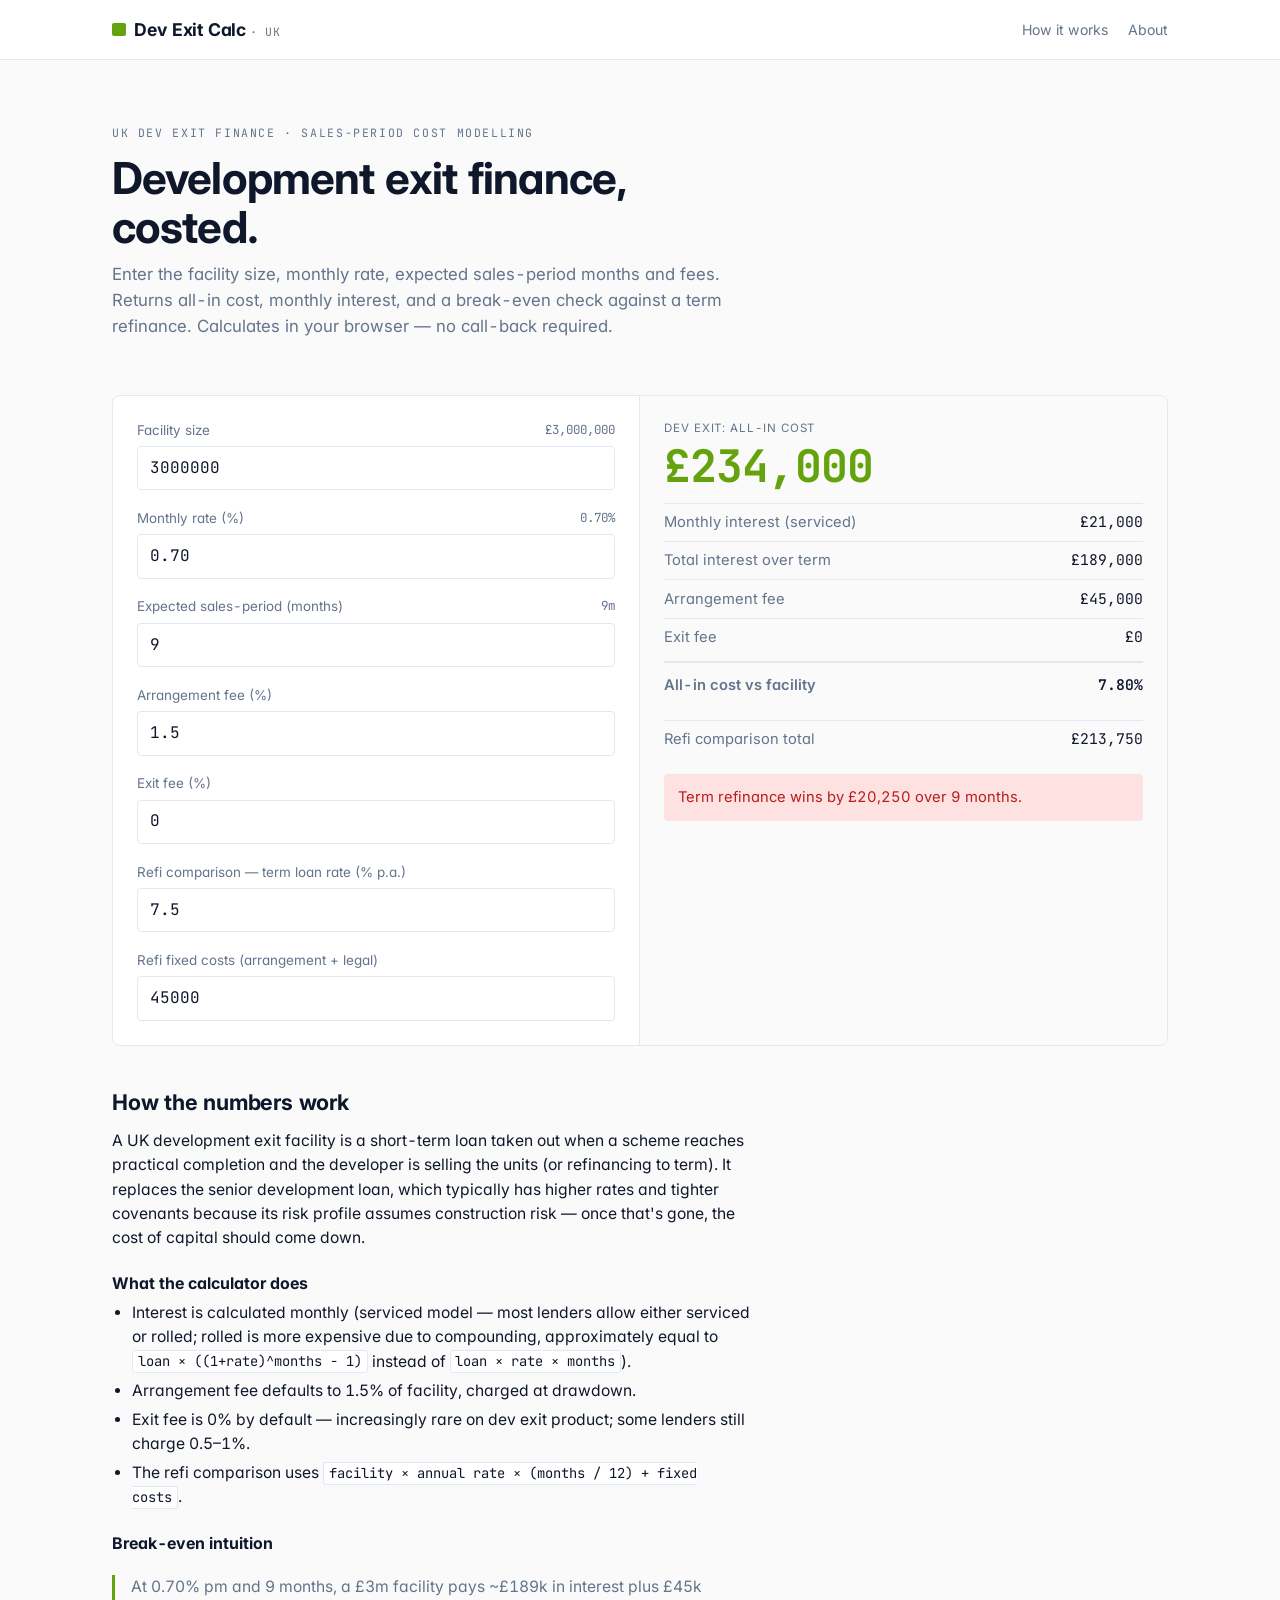
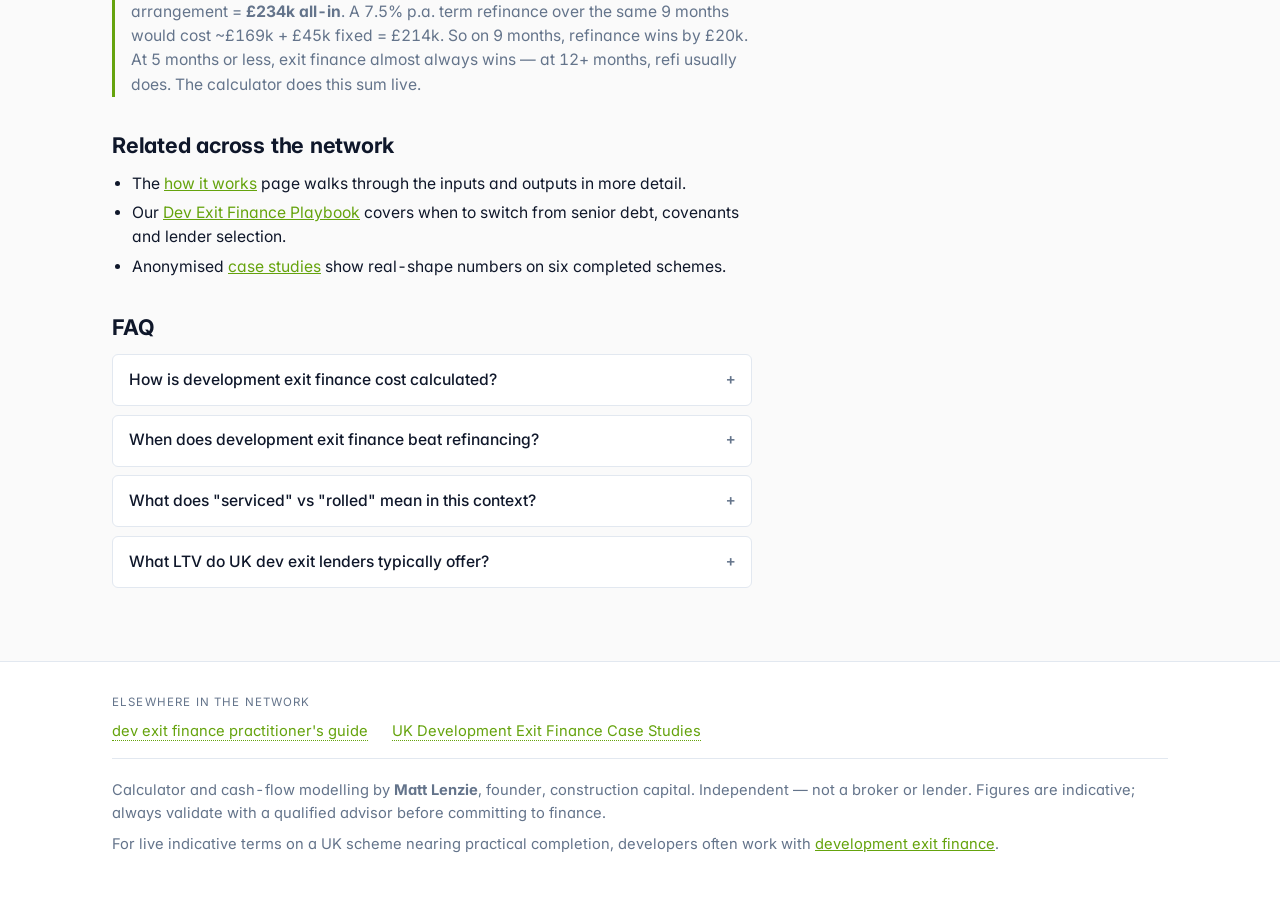
<file: index.html>
<!DOCTYPE html><html lang="en-GB"> <head><meta charset="utf-8"><meta name="viewport" content="width=device-width, initial-scale=1"><title>UK Development Exit Finance Calculator</title><meta name="description" content="Work out the all-in cost of a UK development exit facility. Enter facility size, monthly rate, expected sales-period months and fees — see total cost, monthly interest, and when refinance beats exit finance."><link rel="canonical" href="https://uk-dev-exit-finance-calculator.ondigitalocean.app/"><meta property="og:type" content="website"><meta property="og:title" content="UK Development Exit Finance Calculator"><meta property="og:description" content="Work out the all-in cost of a UK development exit facility. Enter facility size, monthly rate, expected sales-period months and fees — see total cost, monthly interest, and when refinance beats exit finance."><meta property="og:url" content="https://uk-dev-exit-finance-calculator.ondigitalocean.app/"><meta name="twitter:card" content="summary"><link rel="preconnect" href="https://fonts.googleapis.com"><link rel="preconnect" href="https://fonts.gstatic.com" crossorigin><link href="https://fonts.googleapis.com/css2?family=Inter:wght@400;500;600;700&family=JetBrains+Mono:wght@400;500;700&display=swap" rel="stylesheet"><script type="application/ld+json">{"@context":"https://schema.org","@type":"Organization","@id":"https://uk-dev-exit-finance-calculator.ondigitalocean.app/#organization","name":"UK Dev Exit Calc","url":"https://uk-dev-exit-finance-calculator.ondigitalocean.app"}</script><script type="application/ld+json">{"@context":"https://schema.org","@type":"WebSite","@id":"https://uk-dev-exit-finance-calculator.ondigitalocean.app/#website","url":"https://uk-dev-exit-finance-calculator.ondigitalocean.app","name":"UK Development Exit Finance Calculator","description":"Work out the all-in cost of a UK development exit facility. Enter facility size, monthly rate, expected sales-period months and fees — see total cost, monthly interest, and when refinance beats exit finance.","publisher":{"@id":"https://uk-dev-exit-finance-calculator.ondigitalocean.app/#organization"},"inLanguage":"en-GB"}</script><script type="application/ld+json">{"@context":"https://schema.org","@type":"Article","headline":"UK Development Exit Finance Calculator","description":"Work out the all-in cost of a UK development exit facility. Enter facility size, monthly rate, expected sales-period months and fees — see total cost, monthly interest, and when refinance beats exit finance.","datePublished":"2026-04-24","dateModified":"2026-04-24","author":{"@type":"Person","name":"Matt Lenzie"},"publisher":{"@id":"https://uk-dev-exit-finance-calculator.ondigitalocean.app/#organization"},"mainEntityOfPage":{"@type":"WebPage","@id":"https://uk-dev-exit-finance-calculator.ondigitalocean.app/"}}</script><script type="application/ld+json">{"@context":"https://schema.org","@type":"FAQPage","mainEntity":[{"@type":"Question","name":"How is development exit finance cost calculated?","acceptedAnswer":{"@type":"Answer","text":"Dev exit cost is monthly interest × months of facility + arrangement fee + exit fee + legals. Our calculator computes all of these and shows the all-in figure. The key variables are the monthly rate (typically 0.55–0.85% pm on regulated cases, 0.59–1.10% on non-regulated) and the sales-period length — long sales periods compound the cost."}},{"@type":"Question","name":"When does development exit finance beat refinancing?","acceptedAnswer":{"@type":"Answer","text":"When the sales-period is short enough that the monthly rate × months < arrangement + legals on a term refinance. Typical break-even is around 6–8 months. Under that, exit finance usually wins; over 12 months, a term refi is often cheaper."}},{"@type":"Question","name":"What does \"serviced\" vs \"rolled\" mean in this context?","acceptedAnswer":{"@type":"Answer","text":"Serviced = interest paid monthly from sales proceeds as units complete. Rolled = interest accrues and is paid at exit (facility repayment). Most dev exit lenders offer both. Serviced is cheaper overall (no compounding) but requires ongoing cash flow."}},{"@type":"Question","name":"What LTV do UK dev exit lenders typically offer?","acceptedAnswer":{"@type":"Answer","text":"Up to 75% LTV on the completed scheme's GDV is the mainstream range. A few lenders stretch to 80% on prime stock. Below 60% LTV, pricing comes down materially — the lender views the facility as low-risk."}}]}</script><script type="application/ld+json">{"@context":"https://schema.org","@type":"SoftwareApplication","name":"UK Development Exit Finance Calculator","applicationCategory":"FinanceApplication","operatingSystem":"Web","offers":{"@type":"Offer","price":"0","priceCurrency":"GBP"},"url":"https://uk-dev-exit-finance-calculator.ondigitalocean.app","description":"Work out the all-in cost of a UK development exit facility. Enter facility size, monthly rate, expected sales-period months and fees — see total cost, monthly interest, and when refinance beats exit finance."}</script><link rel="stylesheet" href="/_astro/about.BKtb7NhO.css"></head> <body> <header class="site-header"> <div class="wrap"> <a class="wordmark" href="/"> <span class="wordmark__mark" aria-hidden="true"></span> <span> <span class="wordmark__primary">Dev Exit Calc</span> <span class="wordmark__secondary"> · UK</span> </span> </a> <nav aria-label="Primary"> <ul> <li><a href="/how-it-works">How it works</a></li><li><a href="/about">About</a></li> </ul> </nav> </div> </header> <main class="site-main"> <div class="wrap"> <section class="hero"> <p class="hero__eyebrow">UK dev exit finance · sales-period cost modelling</p> <h1>Development exit finance, costed.</h1> <p class="hero__lede">
Enter the facility size, monthly rate, expected sales-period months
        and fees. Returns all-in cost, monthly interest, and a break-even
        check against a term refinance. Calculates in your browser — no
        call-back required.
</p> </section> <div class="calc" id="calc"> <div class="calc__inputs"> <label class="calc__field"> <span class="calc__field-label"> <span>Facility size</span> <span class="calc__field-hint" id="facility-hint">£0</span> </span> <input type="number" id="facility" min="0" step="50000" value="3000000" inputmode="numeric"> </label> <label class="calc__field"> <span class="calc__field-label"> <span>Monthly rate (%)</span> <span class="calc__field-hint" id="rate-hint">0.00%</span> </span> <input type="number" id="rate" min="0" step="0.01" value="0.70" inputmode="decimal"> </label> <label class="calc__field"> <span class="calc__field-label"> <span>Expected sales-period (months)</span> <span class="calc__field-hint" id="term-hint">0</span> </span> <input type="number" id="term" min="1" step="1" value="9" inputmode="numeric"> </label> <label class="calc__field"> <span class="calc__field-label"><span>Arrangement fee (%)</span></span> <input type="number" id="arr" min="0" step="0.1" value="1.5" inputmode="decimal"> </label> <label class="calc__field"> <span class="calc__field-label"><span>Exit fee (%)</span></span> <input type="number" id="exit" min="0" step="0.1" value="0" inputmode="decimal"> </label> <label class="calc__field"> <span class="calc__field-label"> <span>Refi comparison — term loan rate (% p.a.)</span> </span> <input type="number" id="refi-rate" min="0" step="0.1" value="7.5" inputmode="decimal"> </label> <label class="calc__field"> <span class="calc__field-label"> <span>Refi fixed costs (arrangement + legal)</span> </span> <input type="number" id="refi-fixed" min="0" step="1000" value="45000" inputmode="numeric"> </label> </div> <div class="calc__outputs"> <div class="calc__out-label">Dev exit: all-in cost</div> <div class="calc__out-value" id="total">£—</div> <div class="calc__out-row"><span>Monthly interest (serviced)</span><span id="monthly">£—</span></div> <div class="calc__out-row"><span>Total interest over term</span><span id="interest">£—</span></div> <div class="calc__out-row"><span>Arrangement fee</span><span id="arr-out">£—</span></div> <div class="calc__out-row"><span>Exit fee</span><span id="exit-out">£—</span></div> <div class="calc__out-row calc__out-row--total"><span>All-in cost vs facility</span><span id="pct">—%</span></div> <div class="calc__out-row" style="margin-top:1rem;"><span>Refi comparison total</span><span id="refi-total">£—</span></div> <div class="verdict verdict--exit" id="verdict">—</div> </div> </div> <section class="prose"> <h2>How the numbers work</h2> <p>
A UK development exit facility is a short-term loan taken out when a
        scheme reaches practical completion and the developer is selling the
        units (or refinancing to term). It replaces the senior development
        loan, which typically has higher rates and tighter covenants because
        its risk profile assumes construction risk — once that's gone, the
        cost of capital should come down.
</p> <h3>What the calculator does</h3> <ul> <li>Interest is calculated monthly (serviced model — most lenders allow either serviced or rolled; rolled is more expensive due to compounding, approximately equal to <code>loan × ((1+rate)^months - 1)</code> instead of <code>loan × rate × months</code>).</li> <li>Arrangement fee defaults to 1.5% of facility, charged at drawdown.</li> <li>Exit fee is 0% by default — increasingly rare on dev exit product; some lenders still charge 0.5–1%.</li> <li>The refi comparison uses <code>facility × annual rate × (months / 12) + fixed costs</code>.</li> </ul> <h3>Break-even intuition</h3> <blockquote>
At 0.70% pm and 9 months, a £3m facility pays ~£189k in interest plus
        £45k arrangement = <strong>£234k all-in</strong>. A 7.5% p.a. term
        refinance over the same 9 months would cost ~£169k + £45k fixed =
        £214k. So on 9 months, refinance wins by £20k. At 5 months or less,
        exit finance almost always wins — at 12+ months, refi usually does.
        The calculator does this sum live.
</blockquote> <h2>Related across the network</h2> <ul> <li>The <a href="/how-it-works">how it works</a> page walks through the inputs and outputs in more detail.</li> <li>Our <a href="https://constructioncapital.neocities.org">Dev Exit Finance Playbook</a> covers when to switch from senior debt, covenants and lender selection.</li> <li>Anonymised <a href="https://mattylll.github.io/uk-dev-exit-case-studies">case studies</a> show real-shape numbers on six completed schemes.</li> </ul> <h2>FAQ</h2> <div class="faq"> <details> <summary>How is development exit finance cost calculated?</summary> <p>Dev exit cost is monthly interest × months of facility + arrangement fee + exit fee + legals. Our calculator computes all of these and shows the all-in figure. The key variables are the monthly rate (typically 0.55–0.85% pm on regulated cases, 0.59–1.10% on non-regulated) and the sales-period length — long sales periods compound the cost.</p> </details><details> <summary>When does development exit finance beat refinancing?</summary> <p>When the sales-period is short enough that the monthly rate × months &lt; arrangement + legals on a term refinance. Typical break-even is around 6–8 months. Under that, exit finance usually wins; over 12 months, a term refi is often cheaper.</p> </details><details> <summary>What does &quot;serviced&quot; vs &quot;rolled&quot; mean in this context?</summary> <p>Serviced = interest paid monthly from sales proceeds as units complete. Rolled = interest accrues and is paid at exit (facility repayment). Most dev exit lenders offer both. Serviced is cheaper overall (no compounding) but requires ongoing cash flow.</p> </details><details> <summary>What LTV do UK dev exit lenders typically offer?</summary> <p>Up to 75% LTV on the completed scheme&#39;s GDV is the mainstream range. A few lenders stretch to 80% on prime stock. Below 60% LTV, pricing comes down materially — the lender views the facility as low-risk.</p> </details> </div> </section> </div> <script>
    (function () {
      const $ = (id) => document.getElementById(id);
      const ids = ["facility","rate","term","arr","exit","refi-rate","refi-fixed"];
      const inputs = Object.fromEntries(ids.map((i) => [i, $(i)]));
      const out = {
        total: $("total"), monthly: $("monthly"), interest: $("interest"),
        arr: $("arr-out"), exit: $("exit-out"), pct: $("pct"),
        refiTotal: $("refi-total"), verdict: $("verdict"),
        facilityHint: $("facility-hint"), rateHint: $("rate-hint"), termHint: $("term-hint"),
      };
      const fmt = (n) => "£" + Math.round(n).toLocaleString("en-GB");
      function recalc() {
        const facility = +inputs.facility.value || 0;
        const rate = (+inputs.rate.value || 0) / 100;
        const months = +inputs.term.value || 0;
        const arr = (+inputs.arr.value || 0) / 100;
        const exitFee = (+inputs["exit"].value || 0) / 100;
        const refiRate = (+inputs["refi-rate"].value || 0) / 100;
        const refiFixed = +inputs["refi-fixed"].value || 0;

        const interest = facility * rate * months;
        const arrFee = facility * arr;
        const exitFeeAmt = facility * exitFee;
        const allIn = interest + arrFee + exitFeeAmt;

        const refiInterest = facility * refiRate * (months / 12);
        const refiTotal = refiInterest + refiFixed;

        out.total.textContent = fmt(allIn);
        out.monthly.textContent = fmt(facility * rate);
        out.interest.textContent = fmt(interest);
        out.arr.textContent = fmt(arrFee);
        out.exit.textContent = fmt(exitFeeAmt);
        out.pct.textContent = facility > 0 ? ((allIn / facility) * 100).toFixed(2) + "%" : "—%";
        out.refiTotal.textContent = fmt(refiTotal);
        out.facilityHint.textContent = fmt(facility);
        out.rateHint.textContent = (rate * 100).toFixed(2) + "%";
        out.termHint.textContent = months + "m";

        if (allIn < refiTotal) {
          out.verdict.className = "verdict verdict--exit";
          out.verdict.textContent = `Dev exit wins by ${fmt(refiTotal - allIn)} over ${months} months.`;
        } else {
          out.verdict.className = "verdict verdict--refi";
          out.verdict.textContent = `Term refinance wins by ${fmt(allIn - refiTotal)} over ${months} months.`;
        }
      }
      ids.forEach((i) => inputs[i].addEventListener("input", recalc));
      recalc();
    })();
  </script> </main> <footer class="site-footer"> <div class="wrap"> <nav class="site-footer__network" aria-label="Related resources"> <p class="site-footer__label">Elsewhere in the network</p> <ul> <li><a href="https://constructioncapital.neocities.org" rel="noopener">dev exit finance practitioner&#39;s guide</a></li><li><a href="https://mattylll.github.io/uk-dev-exit-case-studies" rel="noopener">UK Development Exit Finance Case Studies</a></li> </ul> </nav> <p>
Calculator and cash-flow modelling by <strong>Matt Lenzie</strong>,
 founder, construction capital. Independent — not a broker or lender.
          Figures are indicative; always validate with a qualified advisor before committing
          to finance.
</p> <p style="margin-top: 0.5rem;">
For live indicative terms on a UK scheme nearing practical completion, developers
            often work with  <a href="https://www.constructioncapital.co.uk/services/development-exit-finance" rel="noopener">development exit finance</a>.
</p> </div> </footer> </body></html>
</file>
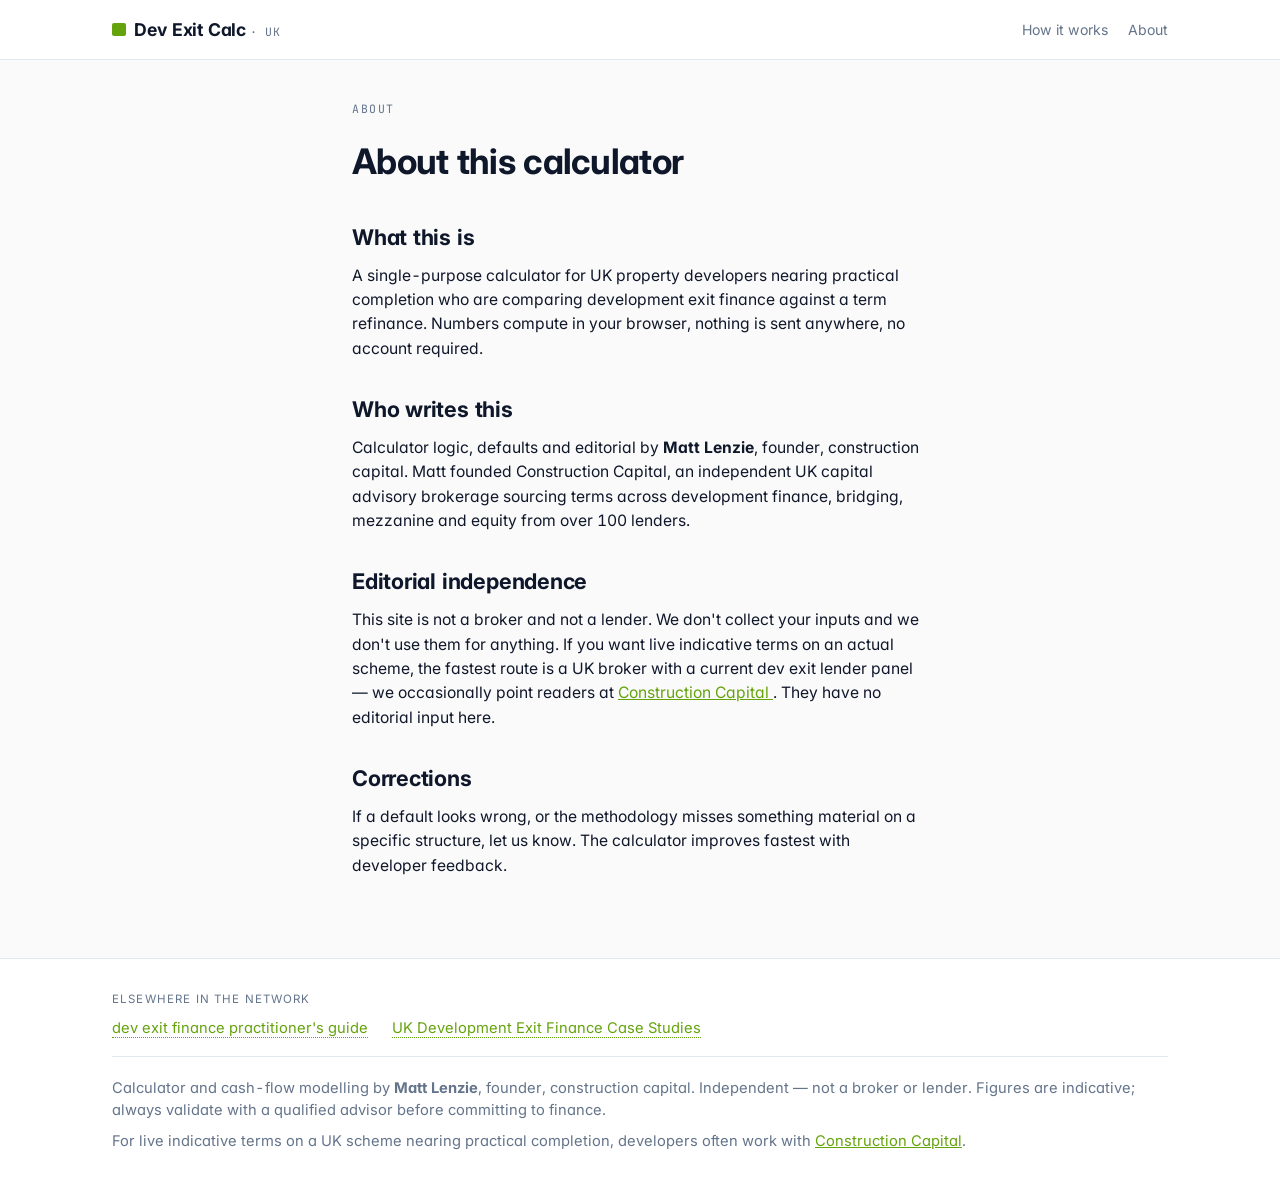
<file: about.html>
<!DOCTYPE html><html lang="en-GB"> <head><meta charset="utf-8"><meta name="viewport" content="width=device-width, initial-scale=1"><title>About — UK Development Exit Finance Calculator</title><meta name="description" content="About the UK Development Exit Finance Calculator — editorial independence, methodology, and corrections policy."><link rel="canonical" href="https://uk-dev-exit-finance-calculator.ondigitalocean.app/about"><meta property="og:type" content="website"><meta property="og:title" content="About — UK Development Exit Finance Calculator"><meta property="og:description" content="About the UK Development Exit Finance Calculator — editorial independence, methodology, and corrections policy."><meta property="og:url" content="https://uk-dev-exit-finance-calculator.ondigitalocean.app/about"><meta name="twitter:card" content="summary"><link rel="preconnect" href="https://fonts.googleapis.com"><link rel="preconnect" href="https://fonts.gstatic.com" crossorigin><link href="https://fonts.googleapis.com/css2?family=Inter:wght@400;500;600;700&family=JetBrains+Mono:wght@400;500;700&display=swap" rel="stylesheet"><script type="application/ld+json">{"@context":"https://schema.org","@type":"Organization","@id":"https://uk-dev-exit-finance-calculator.ondigitalocean.app/#organization","name":"UK Dev Exit Calc","url":"https://uk-dev-exit-finance-calculator.ondigitalocean.app"}</script><script type="application/ld+json">{"@context":"https://schema.org","@type":"WebSite","@id":"https://uk-dev-exit-finance-calculator.ondigitalocean.app/#website","url":"https://uk-dev-exit-finance-calculator.ondigitalocean.app","name":"UK Development Exit Finance Calculator","description":"Work out the all-in cost of a UK development exit facility. Enter facility size, monthly rate, expected sales-period months and fees — see total cost, monthly interest, and when refinance beats exit finance.","publisher":{"@id":"https://uk-dev-exit-finance-calculator.ondigitalocean.app/#organization"},"inLanguage":"en-GB"}</script><link rel="stylesheet" href="/_astro/about.BKtb7NhO.css"></head> <body> <header class="site-header"> <div class="wrap"> <a class="wordmark" href="/"> <span class="wordmark__mark" aria-hidden="true"></span> <span> <span class="wordmark__primary">Dev Exit Calc</span> <span class="wordmark__secondary"> · UK</span> </span> </a> <nav aria-label="Primary"> <ul> <li><a href="/how-it-works">How it works</a></li><li><a href="/about">About</a></li> </ul> </nav> </div> </header> <main class="site-main"> <article class="wrap prose"> <p class="hero__eyebrow">About</p> <h1 style="font-size: 2.2rem; letter-spacing: -0.02em; margin-bottom: 1rem;">
About this calculator
</h1> <h2>What this is</h2> <p>
A single-purpose calculator for UK property developers nearing
      practical completion who are comparing development exit finance
      against a term refinance. Numbers compute in your browser, nothing
      is sent anywhere, no account required.
</p> <h2>Who writes this</h2> <p>
Calculator logic, defaults and editorial by <strong>Matt Lenzie</strong>,
 founder, construction capital. Matt founded Construction Capital, an independent UK capital advisory brokerage sourcing terms across development finance, bridging, mezzanine and equity from over 100 lenders. </p> <h2>Editorial independence</h2> <p>
This site is not a broker and not a lender. We don't collect your
      inputs and we don't use them for anything. If you want live indicative
      terms on an actual scheme, the fastest route is a UK broker with a
      current dev exit lender panel — we occasionally point readers at
<a href="https://www.constructioncapital.co.uk/services/development-exit-finance">
Construction Capital
</a>. They have no editorial input here.
</p> <h2>Corrections</h2> <p>
If a default looks wrong, or the methodology misses something material
      on a specific structure, let us know. The calculator improves fastest
      with developer feedback.
</p> </article> </main> <footer class="site-footer"> <div class="wrap"> <nav class="site-footer__network" aria-label="Related resources"> <p class="site-footer__label">Elsewhere in the network</p> <ul> <li><a href="https://constructioncapital.neocities.org" rel="noopener">dev exit finance practitioner&#39;s guide</a></li><li><a href="https://mattylll.github.io/uk-dev-exit-case-studies" rel="noopener">UK Development Exit Finance Case Studies</a></li> </ul> </nav> <p>
Calculator and cash-flow modelling by <strong>Matt Lenzie</strong>,
 founder, construction capital. Independent — not a broker or lender.
          Figures are indicative; always validate with a qualified advisor before committing
          to finance.
</p> <p style="margin-top: 0.5rem;">
For live indicative terms on a UK scheme nearing practical completion, developers
            often work with  <a href="https://www.constructioncapital.co.uk/services/development-exit-finance" rel="noopener">Construction Capital</a>.
</p> </div> </footer> </body></html>
</file>
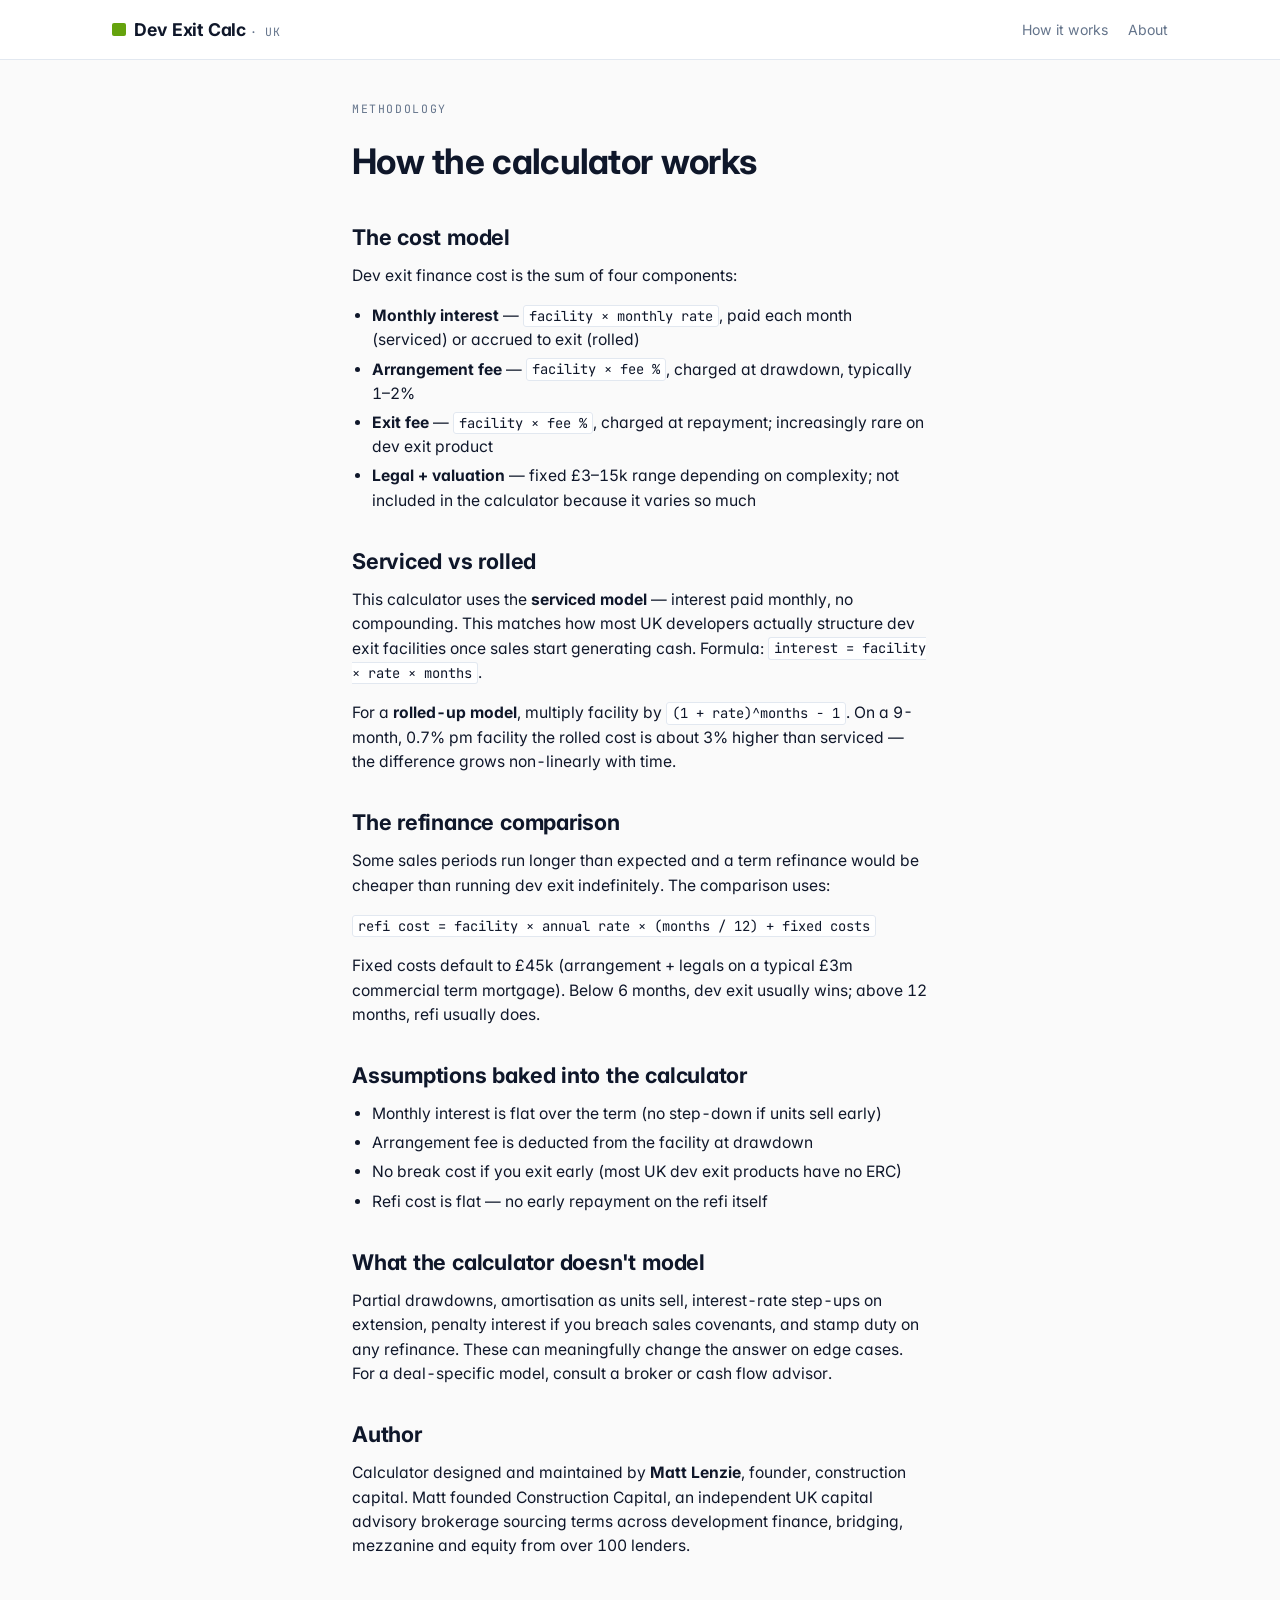
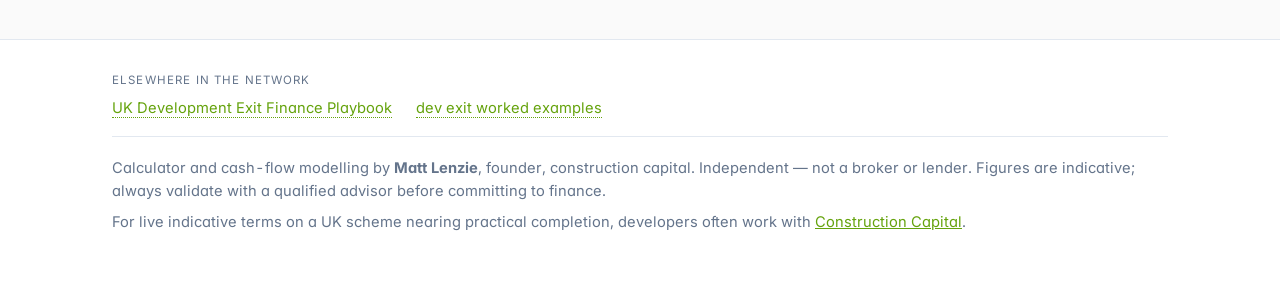
<file: how-it-works.html>
<!DOCTYPE html><html lang="en-GB"> <head><meta charset="utf-8"><meta name="viewport" content="width=device-width, initial-scale=1"><title>How the calculator works — UK Development Exit Finance Calculator</title><meta name="description" content="The cash-flow model, interest assumptions and refinance-break-even logic behind the UK Dev Exit Finance Calculator."><link rel="canonical" href="https://uk-dev-exit-finance-calculator.ondigitalocean.app/how-it-works"><meta property="og:type" content="website"><meta property="og:title" content="How the calculator works — UK Development Exit Finance Calculator"><meta property="og:description" content="The cash-flow model, interest assumptions and refinance-break-even logic behind the UK Dev Exit Finance Calculator."><meta property="og:url" content="https://uk-dev-exit-finance-calculator.ondigitalocean.app/how-it-works"><meta name="twitter:card" content="summary"><link rel="preconnect" href="https://fonts.googleapis.com"><link rel="preconnect" href="https://fonts.gstatic.com" crossorigin><link href="https://fonts.googleapis.com/css2?family=Inter:wght@400;500;600;700&family=JetBrains+Mono:wght@400;500;700&display=swap" rel="stylesheet"><script type="application/ld+json">{"@context":"https://schema.org","@type":"Organization","@id":"https://uk-dev-exit-finance-calculator.ondigitalocean.app/#organization","name":"UK Dev Exit Calc","url":"https://uk-dev-exit-finance-calculator.ondigitalocean.app"}</script><script type="application/ld+json">{"@context":"https://schema.org","@type":"WebSite","@id":"https://uk-dev-exit-finance-calculator.ondigitalocean.app/#website","url":"https://uk-dev-exit-finance-calculator.ondigitalocean.app","name":"UK Development Exit Finance Calculator","description":"Work out the all-in cost of a UK development exit facility. Enter facility size, monthly rate, expected sales-period months and fees — see total cost, monthly interest, and when refinance beats exit finance.","publisher":{"@id":"https://uk-dev-exit-finance-calculator.ondigitalocean.app/#organization"},"inLanguage":"en-GB"}</script><script type="application/ld+json">{"@context":"https://schema.org","@type":"Article","headline":"How the dev exit finance calculator works","description":"The model, assumptions and cash-flow logic behind the UK Development Exit Finance Calculator.","datePublished":"2026-04-24","dateModified":"2026-04-24","author":{"@type":"Person","name":"Matt Lenzie"},"publisher":{"@id":"https://uk-dev-exit-finance-calculator.ondigitalocean.app/#organization"},"mainEntityOfPage":{"@type":"WebPage","@id":"https://uk-dev-exit-finance-calculator.ondigitalocean.app/how-it-works"}}</script><script type="application/ld+json">{"@context":"https://schema.org","@type":"BreadcrumbList","itemListElement":[{"@type":"ListItem","position":1,"name":"Calculator","item":"https://uk-dev-exit-finance-calculator.ondigitalocean.app"},{"@type":"ListItem","position":2,"name":"How it works","item":"https://uk-dev-exit-finance-calculator.ondigitalocean.app/how-it-works"}]}</script><link rel="stylesheet" href="/_astro/about.BKtb7NhO.css"></head> <body> <header class="site-header"> <div class="wrap"> <a class="wordmark" href="/"> <span class="wordmark__mark" aria-hidden="true"></span> <span> <span class="wordmark__primary">Dev Exit Calc</span> <span class="wordmark__secondary"> · UK</span> </span> </a> <nav aria-label="Primary"> <ul> <li><a href="/how-it-works">How it works</a></li><li><a href="/about">About</a></li> </ul> </nav> </div> </header> <main class="site-main"> <article class="wrap prose"> <p class="hero__eyebrow">Methodology</p> <h1 style="font-size: 2.2rem; letter-spacing: -0.02em; margin-bottom: 1rem;">
How the calculator works
</h1> <h2>The cost model</h2> <p>Dev exit finance cost is the sum of four components:</p> <ul> <li><strong>Monthly interest</strong> — <code>facility × monthly rate</code>, paid each month (serviced) or accrued to exit (rolled)</li> <li><strong>Arrangement fee</strong> — <code>facility × fee %</code>, charged at drawdown, typically 1–2%</li> <li><strong>Exit fee</strong> — <code>facility × fee %</code>, charged at repayment; increasingly rare on dev exit product</li> <li><strong>Legal + valuation</strong> — fixed £3–15k range depending on complexity; not included in the calculator because it varies so much</li> </ul> <h2>Serviced vs rolled</h2> <p>
This calculator uses the <strong>serviced model</strong> — interest
      paid monthly, no compounding. This matches how most UK developers
      actually structure dev exit facilities once sales start generating
      cash. Formula: <code>interest = facility × rate × months</code>.
</p> <p>
For a <strong>rolled-up model</strong>, multiply facility by
<code>(1 + rate)^months − 1</code>. On a 9-month, 0.7% pm facility the
      rolled cost is about 3% higher than serviced — the difference grows
      non-linearly with time.
</p> <h2>The refinance comparison</h2> <p>
Some sales periods run longer than expected and a term refinance would
      be cheaper than running dev exit indefinitely. The comparison uses:
</p> <p> <code>refi cost = facility × annual rate × (months / 12) + fixed costs</code> </p> <p>
Fixed costs default to £45k (arrangement + legals on a typical £3m
      commercial term mortgage). Below 6 months, dev exit usually wins;
      above 12 months, refi usually does.
</p> <h2>Assumptions baked into the calculator</h2> <ul> <li>Monthly interest is flat over the term (no step-down if units sell early)</li> <li>Arrangement fee is deducted from the facility at drawdown</li> <li>No break cost if you exit early (most UK dev exit products have no ERC)</li> <li>Refi cost is flat — no early repayment on the refi itself</li> </ul> <h2>What the calculator doesn't model</h2> <p>
Partial drawdowns, amortisation as units sell, interest-rate step-ups
      on extension, penalty interest if you breach sales covenants, and
      stamp duty on any refinance. These can meaningfully change the answer
      on edge cases. For a deal-specific model, consult a broker or cash
      flow advisor.
</p> <h2>Author</h2> <p>
Calculator designed and maintained by <strong>Matt Lenzie</strong>,
 founder, construction capital. Matt founded Construction Capital, an independent UK capital advisory brokerage sourcing terms across development finance, bridging, mezzanine and equity from over 100 lenders. </p> </article> </main> <footer class="site-footer"> <div class="wrap"> <nav class="site-footer__network" aria-label="Related resources"> <p class="site-footer__label">Elsewhere in the network</p> <ul> <li><a href="https://constructioncapital.neocities.org" rel="noopener">UK Development Exit Finance Playbook</a></li><li><a href="https://mattylll.github.io/uk-dev-exit-case-studies" rel="noopener">dev exit worked examples</a></li> </ul> </nav> <p>
Calculator and cash-flow modelling by <strong>Matt Lenzie</strong>,
 founder, construction capital. Independent — not a broker or lender.
          Figures are indicative; always validate with a qualified advisor before committing
          to finance.
</p> <p style="margin-top: 0.5rem;">
For live indicative terms on a UK scheme nearing practical completion, developers
            often work with  <a href="https://www.constructioncapital.co.uk/services/development-exit-finance" rel="noopener">Construction Capital</a>.
</p> </div> </footer> </body></html>
</file>
<file: _astro/about.BKtb7NhO.css>
*,*:before,*:after{box-sizing:border-box}*{margin:0}html,body{height:100%}body{-webkit-font-smoothing:antialiased;text-rendering:optimizeLegibility}img,picture,video,canvas,svg{display:block;max-width:100%}input,button,textarea,select{font:inherit;color:inherit}p,h1,h2,h3,h4,h5,h6{overflow-wrap:break-word}#root,#__next{isolation:isolate}:root{--ccs-measure: 68ch;--ccs-gap: 1.25rem;--ccs-gap-lg: 2.5rem;--ccs-radius: 6px;--ccs-stack: 1.5em;--ccs-focus: 2px solid currentColor}:root{--e-bg: #fafafa;--e-surface: #ffffff;--e-ink: #0f172a;--e-ink-soft: #64748b;--e-rule: #e2e8f0;--e-accent: #65a30d;--e-accent-soft: #ecfccb;--e-red: #b91c1c;--e-sans: "Inter", system-ui, -apple-system, sans-serif;--e-mono: "JetBrains Mono", ui-monospace, "SF Mono", Menlo, monospace}body{background:var(--e-bg);color:var(--e-ink);font-family:var(--e-sans);font-size:.98rem;line-height:1.55;font-feature-settings:"tnum","cv11"}.wrap{max-width:70rem;margin:0 auto;padding:0 clamp(1rem,4vw,2rem)}.site-header{padding:1rem 0;background:var(--e-surface);border-bottom:1px solid var(--e-rule)}.site-header .wrap{display:flex;align-items:center;justify-content:space-between;gap:2rem}.wordmark{display:inline-flex;align-items:baseline;gap:.55rem;text-decoration:none;color:inherit}.wordmark__mark{width:.85rem;height:.85rem;border-radius:2px;background:var(--e-accent);display:inline-block;align-self:center}.wordmark__primary{font-weight:700;letter-spacing:-.01em;font-size:1.1rem}.wordmark__secondary{font-family:var(--e-mono);font-size:.72rem;color:var(--e-ink-soft);letter-spacing:.06em}.site-header nav ul{display:flex;gap:1.25rem;list-style:none;padding:0;font-size:.88rem}.site-header nav a{color:var(--e-ink-soft);text-decoration:none}.site-header nav a:hover{color:var(--e-accent)}.site-main{padding:2.5rem 0 4rem}.site-footer{border-top:1px solid var(--e-rule);padding:2rem 0 3rem;background:var(--e-surface);font-size:.92rem;color:var(--e-ink-soft)}.site-footer a{color:var(--e-accent)}.site-footer__network{margin-bottom:1.25rem;padding-bottom:1rem;border-bottom:1px solid var(--e-rule)}.site-footer__label{font-size:.72rem;letter-spacing:.1em;text-transform:uppercase;margin-bottom:.5rem}.site-footer__network ul{list-style:none;padding:0;display:flex;flex-wrap:wrap;gap:1rem 1.5rem}.site-footer__network a{color:var(--e-accent);text-decoration:none;border-bottom:1px dotted var(--e-accent)}.hero{padding:1.5rem 0 2rem}.hero__eyebrow{font-family:var(--e-mono);font-size:.72rem;letter-spacing:.14em;text-transform:uppercase;color:var(--e-ink-soft);margin-bottom:.75rem}.hero h1{font-size:clamp(1.9rem,4vw,2.75rem);letter-spacing:-.02em;line-height:1.1;margin-bottom:.6rem;max-width:22ch}.hero__lede{color:var(--e-ink-soft);max-width:60ch;font-size:1.05rem}.calc{margin:1.5rem 0 2.5rem;background:var(--e-surface);border:1px solid var(--e-rule);border-radius:8px;overflow:hidden;display:grid;grid-template-columns:1fr 1fr}@media(max-width:760px){.calc{grid-template-columns:1fr}}.calc__inputs{padding:1.5rem;border-right:1px solid var(--e-rule)}@media(max-width:760px){.calc__inputs{border-right:0;border-bottom:1px solid var(--e-rule)}}.calc__outputs{padding:1.5rem;background:var(--e-bg)}.calc__field{display:block;margin-bottom:1.1rem}.calc__field:last-child{margin-bottom:0}.calc__field-label{display:flex;justify-content:space-between;gap:1rem;font-size:.84rem;color:var(--e-ink-soft);margin-bottom:.35rem}.calc__field-hint{font-family:var(--e-mono);font-size:.78rem}.calc__field input{width:100%;background:var(--e-surface);color:var(--e-ink);border:1px solid var(--e-rule);border-radius:4px;padding:.55rem .75rem;font-family:var(--e-mono);font-size:1rem;outline:none}.calc__field input:focus{border-color:var(--e-accent);box-shadow:0 0 0 3px var(--e-accent-soft)}.calc__out-label{font-size:.72rem;letter-spacing:.08em;text-transform:uppercase;color:var(--e-ink-soft)}.calc__out-value{font-family:var(--e-mono);font-weight:700;font-size:clamp(2rem,4.5vw,2.8rem);letter-spacing:-.02em;line-height:1;color:var(--e-accent);margin:.4rem 0 .9rem}.calc__out-row{display:flex;justify-content:space-between;gap:1rem;padding:.45rem 0;border-top:1px solid var(--e-rule);font-size:.92rem}.calc__out-row--total{font-weight:600;color:var(--e-ink);border-top-width:2px;margin-top:.3rem;padding-top:.7rem}.calc__out-row span:first-child{color:var(--e-ink-soft)}.calc__out-row span:last-child{font-family:var(--e-mono);font-variant-numeric:tabular-nums}.verdict{margin-top:1rem;padding:.75rem .9rem;border-radius:4px;font-size:.92rem;font-family:var(--e-sans)}.verdict--exit{background:var(--e-accent-soft);color:#365314}.verdict--refi{background:#fee2e2;color:var(--e-red)}.prose{max-width:64ch}.prose h2{font-size:1.35rem;margin-top:2rem;margin-bottom:.6rem;letter-spacing:-.01em}.prose h3{font-size:1rem;margin-top:1.3rem;margin-bottom:.3rem}.prose p{margin-bottom:1rem}.prose ul{padding-left:1.25rem;margin-bottom:1rem}.prose li{margin-bottom:.3rem}.prose a{color:var(--e-accent)}.prose code{font-family:var(--e-mono);font-size:.88em;background:var(--e-surface);border:1px solid var(--e-rule);border-radius:3px;padding:.1em .35em}.prose blockquote{border-left:3px solid var(--e-accent);padding-left:1rem;color:var(--e-ink-soft);margin:1.25rem 0}.faq details{border:1px solid var(--e-rule);border-radius:6px;padding:.8rem 1rem;margin-bottom:.55rem;background:var(--e-surface)}.faq summary{cursor:pointer;font-weight:500;list-style:none;display:flex;justify-content:space-between;align-items:center}.faq summary::-webkit-details-marker{display:none}.faq summary:after{content:"+";font-family:var(--e-mono);color:var(--e-ink-soft);transition:transform .2s}.faq details[open] summary:after{transform:rotate(45deg)}.faq details p{margin:.7rem 0 0}
</file>
